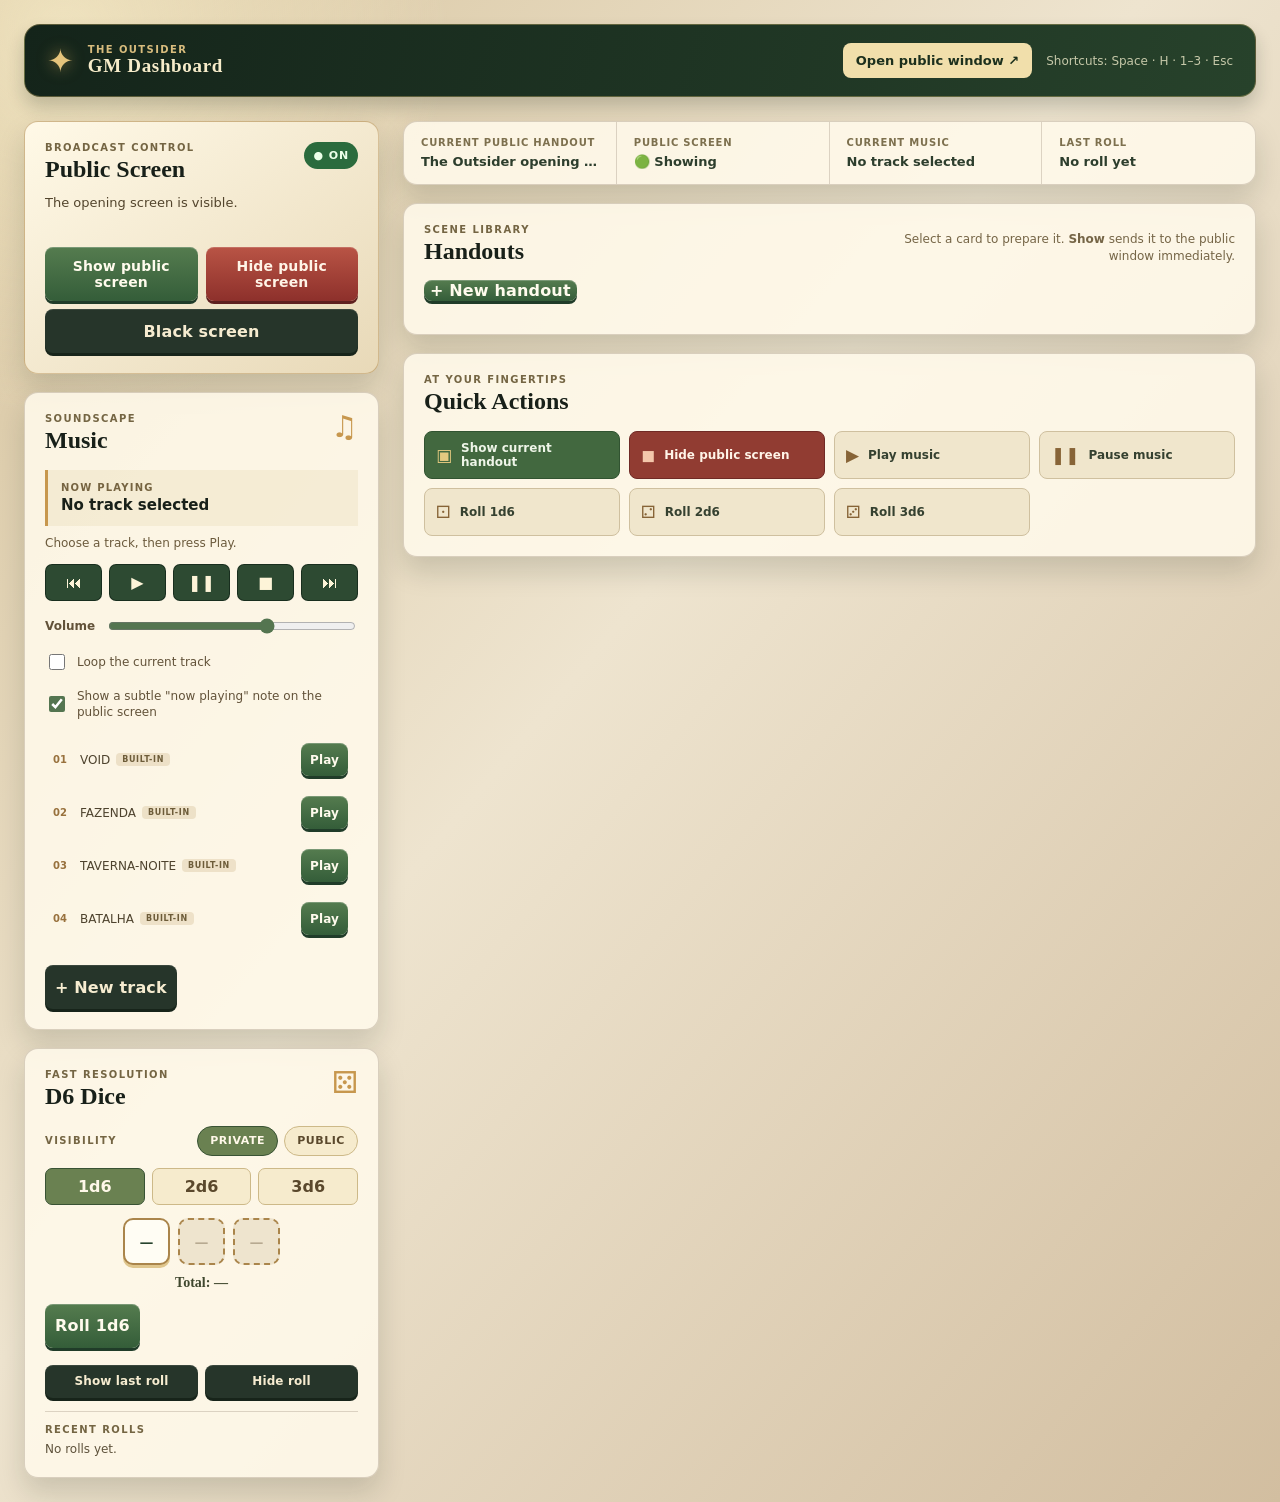
<file: index.html>
<!doctype html>
<html lang="en">
  <head>
    <meta charset="utf-8">
    <meta name="viewport" content="width=device-width, initial-scale=1">
    <meta name="theme-color" content="#17251c">
    <title>The Outsider — GM Dashboard</title>
    <link rel="icon" href="assets/icons/outsider-mark.png" type="image/png">
    <link rel="stylesheet" href="css/style.css?v=1">
  </head>
  <body class="gm-page">
    <div class="site-shell">
      <header class="topbar">
        <div class="brand-lockup" aria-label="The Outsider Game Master Dashboard">
          <span class="brand-mark" aria-hidden="true">✦</span>
          <div>
            <p class="eyebrow">THE OUTSIDER</p>
            <h1>GM Dashboard</h1>
          </div>
        </div>
        <div class="topbar-actions">
          <a class="public-link" href="player.html" target="_blank" rel="noopener">Open public window <span aria-hidden="true">↗</span></a>
          <p class="shortcut-hint">Shortcuts: Space · H · 1–3 · Esc</p>
        </div>
      </header>

      <main class="dashboard-grid">
        <aside class="control-column" aria-label="Game master controls">
          <section class="panel public-panel" aria-labelledby="public-screen-heading">
            <div class="panel-heading">
              <div>
                <p class="section-kicker">Broadcast control</p>
                <h2 id="public-screen-heading">Public Screen</h2>
              </div>
              <span id="public-status" class="status-pill status-showing" role="status">● ON</span>
            </div>
            <p class="status-copy" id="screen-status-copy">The opening screen is visible.</p>
            <div class="public-actions">
              <button class="button button-primary button-large" id="show-public-button" type="button">Show public screen</button>
              <button class="button button-danger button-large" id="hide-public-button" type="button">Hide public screen</button>
              <button class="button button-dark button-wide" id="black-screen-button" type="button">Black screen</button>
            </div>
          </section>

          <section class="panel music-panel" aria-labelledby="music-heading">
            <div class="panel-heading">
              <div>
                <p class="section-kicker">Soundscape</p>
                <h2 id="music-heading">Music</h2>
              </div>
              <span class="music-note" aria-hidden="true">♫</span>
            </div>
            <div class="now-playing">
              <span>Now playing</span>
              <strong id="now-playing">No track selected</strong>
            </div>
            <p id="music-message" class="music-message" aria-live="polite">Choose a track, then press Play.</p>
            <div class="music-transport" aria-label="Music controls">
              <button class="icon-button" id="previous-track" type="button" aria-label="Previous track">⏮</button>
              <button class="icon-button" id="play-track" type="button" aria-label="Play music">▶</button>
              <button class="icon-button" id="pause-track" type="button" aria-label="Pause music">❚❚</button>
              <button class="icon-button" id="stop-track" type="button" aria-label="Stop music">■</button>
              <button class="icon-button" id="next-track" type="button" aria-label="Next track">⏭</button>
            </div>
            <label class="volume-control" for="volume-slider"><span>Volume</span><input id="volume-slider" type="range" min="0" max="1" value="0.65" step="0.05"></label>
            <label class="indicator-toggle" for="music-loop-toggle">
              <input id="music-loop-toggle" type="checkbox">
              <span>Loop the current track</span>
            </label>
            <label class="indicator-toggle" for="music-indicator-toggle">
              <input id="music-indicator-toggle" type="checkbox" checked>
              <span>Show a subtle "now playing" note on the public screen</span>
            </label>
            <div id="track-list" class="track-list" aria-label="Available music"></div>
            <button class="button button-dark button-wide" id="new-track-button" type="button">+ New track</button>
          </section>

          <section class="panel dice-panel" aria-labelledby="dice-heading">
            <div class="panel-heading">
              <div>
                <p class="section-kicker">Fast resolution</p>
                <h2 id="dice-heading">D6 Dice</h2>
              </div>
              <span class="dice-symbol" aria-hidden="true">⚄</span>
            </div>
            <div class="dice-visibility" role="group" aria-label="Dice visibility">
              <span class="minor-label">Visibility</span>
              <div class="visibility-toggle">
                <button type="button" class="visibility-choice is-selected" id="dice-visibility-private" data-visibility="private">Private</button>
                <button type="button" class="visibility-choice" id="dice-visibility-public" data-visibility="public">Public</button>
              </div>
            </div>
            <div class="dice-count" role="group" aria-label="Number of dice">
              <button type="button" class="dice-choice is-selected" data-dice-count="1">1d6</button>
              <button type="button" class="dice-choice" data-dice-count="2">2d6</button>
              <button type="button" class="dice-choice" data-dice-count="3">3d6</button>
            </div>
            <div class="dice-results" id="dice-results" aria-label="Dice results">
              <span class="die-result">–</span><span class="die-result is-empty">–</span><span class="die-result is-empty">–</span>
            </div>
            <p class="dice-total" id="dice-total">Total: —</p>
            <button class="button button-primary button-wide roll-button" id="roll-button" type="button">Roll 1d6</button>
            <div class="roll-reveal-actions">
              <button class="button button-dark button-small" id="show-last-roll" type="button">Show last roll</button>
              <button class="button button-dark button-small" id="hide-roll" type="button">Hide roll</button>
            </div>
            <div class="roll-history-wrap">
              <p class="minor-label">Recent rolls</p>
              <ol id="roll-history" class="roll-history" aria-live="polite"><li>No rolls yet.</li></ol>
            </div>
          </section>
        </aside>

        <section class="content-column" aria-label="Handouts and quick actions">
          <section class="overview-strip" aria-label="At a glance">
            <div class="overview-item">
              <span>Current public handout</span>
              <strong id="current-handout">The Outsider opening screen</strong>
            </div>
            <div class="overview-item">
              <span>Public screen</span>
              <strong id="overview-screen-status">🟢 Showing</strong>
            </div>
            <div class="overview-item">
              <span>Current music</span>
              <strong id="overview-music">No track selected</strong>
            </div>
            <div class="overview-item">
              <span>Last roll</span>
              <strong id="last-roll">No roll yet</strong>
            </div>
          </section>

          <section class="panel handouts-panel" aria-labelledby="handouts-heading">
            <div class="panel-heading handout-heading">
              <div>
                <p class="section-kicker">Scene library</p>
                <h2 id="handouts-heading">Handouts</h2>
              </div>
              <p class="handout-note">Select a card to prepare it. <strong>Show</strong> sends it to the public window immediately.</p>
            </div>
            <button class="button button-primary" id="new-handout-button" type="button">+ New handout</button>
            <div id="handout-grid" class="handout-grid"></div>
          </section>

          <section class="panel quick-actions-panel" aria-labelledby="quick-actions-heading">
            <div class="panel-heading">
              <div>
                <p class="section-kicker">At your fingertips</p>
                <h2 id="quick-actions-heading">Quick Actions</h2>
              </div>
            </div>
            <div class="quick-action-grid">
              <button class="quick-action primary-action" id="quick-show-handout" type="button"><span>▣</span>Show current handout</button>
              <button class="quick-action danger-action" id="quick-hide-public" type="button"><span>◼</span>Hide public screen</button>
              <button class="quick-action" id="quick-play-music" type="button"><span>▶</span>Play music</button>
              <button class="quick-action" id="quick-pause-music" type="button"><span>❚❚</span>Pause music</button>
              <button class="quick-action" data-quick-roll="1" type="button"><span>⚀</span>Roll 1d6</button>
              <button class="quick-action" data-quick-roll="2" type="button"><span>⚁</span>Roll 2d6</button>
              <button class="quick-action" data-quick-roll="3" type="button"><span>⚂</span>Roll 3d6</button>
            </div>
          </section>
        </section>
      </main>
    </div>

    <dialog id="handout-dialog" class="app-dialog">
      <form method="dialog" class="dialog-form" id="handout-form">
        <h3 id="handout-dialog-title">New handout</h3>
        <label class="field-label" for="handout-title-input">Title
          <input id="handout-title-input" type="text" required maxlength="80" placeholder="e.g. The Ancient Bridge">
        </label>
        <label class="field-label" for="handout-category-input">Category
          <input id="handout-category-input" type="text" required maxlength="40" placeholder="e.g. Locations">
        </label>
        <label class="field-label" for="handout-image-input">Image
          <input id="handout-image-input" type="file" accept=".png,.jpg,.jpeg,.webp,.svg,image/png,image/jpeg,image/webp,image/svg+xml">
        </label>
        <p class="dialog-hint" id="handout-image-hint">PNG, JPG, WEBP, or SVG.</p>
        <div class="dialog-actions">
          <button type="button" class="button button-dark" id="handout-dialog-cancel">Cancel</button>
          <button type="submit" class="button button-primary" id="handout-dialog-save">Save handout</button>
        </div>
      </form>
    </dialog>

    <dialog id="track-dialog" class="app-dialog">
      <form method="dialog" class="dialog-form" id="track-form">
        <h3 id="track-dialog-title">New track</h3>
        <label class="field-label" for="track-name-input">Track name
          <input id="track-name-input" type="text" required maxlength="80" placeholder="e.g. Underground Temple">
        </label>
        <label class="field-label" for="track-audio-input">Audio file
          <input id="track-audio-input" type="file" accept=".mp3,.wav,.ogg,.m4a,audio/*">
        </label>
        <p class="dialog-hint" id="track-audio-hint">MP3, WAV, OGG, or M4A (if supported by your browser).</p>
        <div class="dialog-actions">
          <button type="button" class="button button-dark" id="track-dialog-cancel">Cancel</button>
          <button type="submit" class="button button-primary" id="track-dialog-save">Save track</button>
        </div>
      </form>
    </dialog>

    <dialog id="confirm-dialog" class="app-dialog confirm-dialog">
      <form method="dialog" class="dialog-form">
        <p id="confirm-dialog-message">Delete this item?</p>
        <div class="dialog-actions">
          <button type="button" class="button button-dark" id="confirm-dialog-cancel">Cancel</button>
          <button type="submit" class="button button-danger" id="confirm-dialog-confirm" value="confirm">Delete</button>
        </div>
      </form>
    </dialog>

    <dialog id="handout-preview-dialog" class="app-dialog handout-preview-dialog">
      <div class="preview-dialog-inner">
        <button type="button" class="button button-dark button-small preview-close-button" id="handout-preview-close" aria-label="Close preview">Close ✕</button>
        <img id="handout-preview-image" class="preview-image" alt="">
      </div>
    </dialog>

    <script src="js/data.js"></script>
    <script src="js/communication.js"></script>
    <script src="js/storage.js"></script>
    <script src="js/gm.js"></script>
  </body>
</html>
</file>
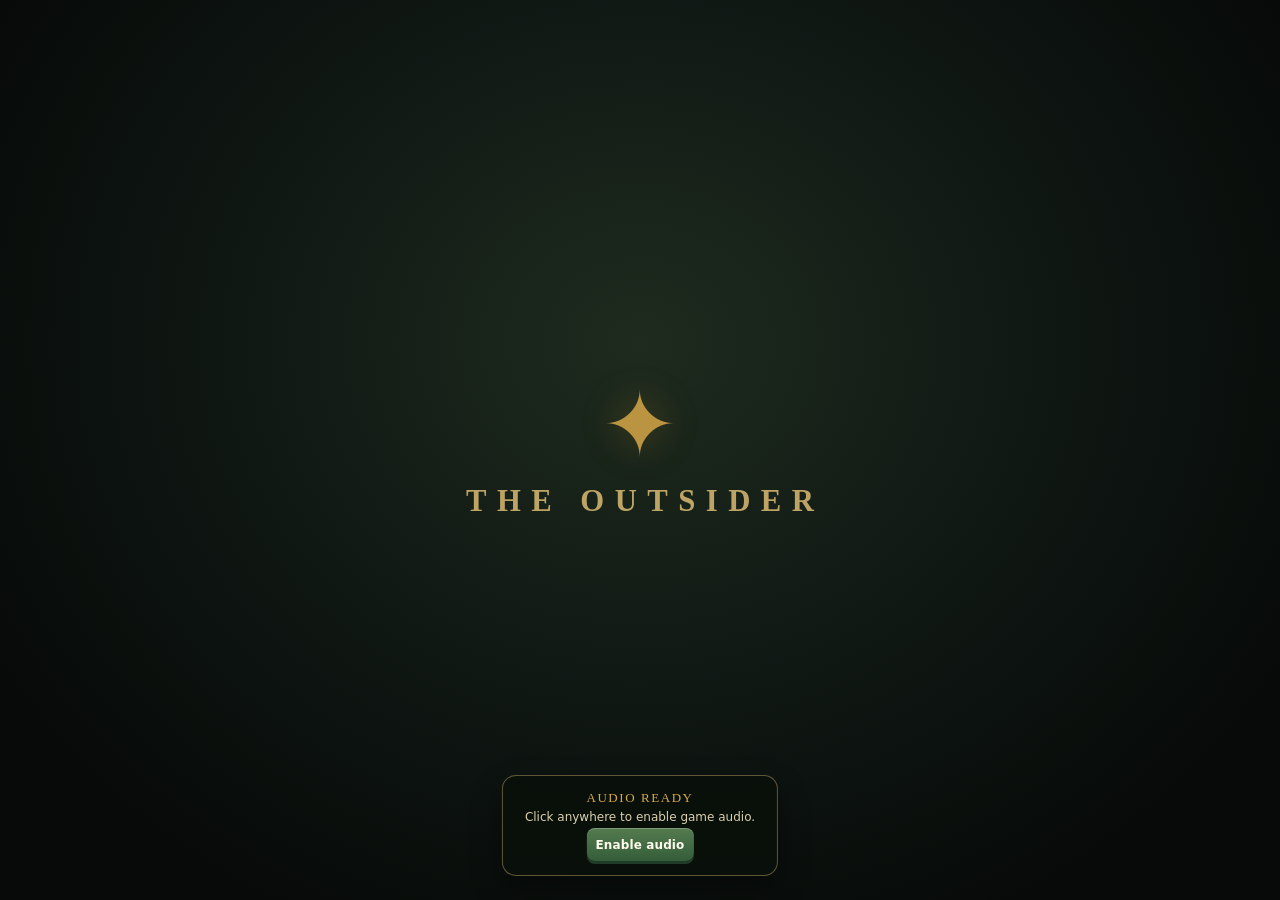
<file: player.html>
<!doctype html>
<html lang="en">
  <head>
    <meta charset="utf-8">
    <meta name="viewport" content="width=device-width, initial-scale=1">
    <meta name="theme-color" content="#050706">
    <title>The Outsider</title>
    <link rel="icon" href="assets/icons/outsider-mark.png" type="image/png">
    <link rel="stylesheet" href="css/style.css?v=1">
  </head>
  <body class="player-page">
    <main class="player-stage" id="player-stage" aria-label="The Outsider public display">
      <div class="player-idle" id="player-idle" aria-hidden="true">
        <div class="idle-symbol">✦</div>
        <p>THE OUTSIDER</p>
      </div>
      <img id="public-handout" class="public-handout" alt="" hidden>
      <div id="public-fallback" class="public-fallback" hidden aria-hidden="true"></div>

      <div id="dice-overlay" class="dice-overlay" hidden aria-live="polite">
        <span class="dice-overlay-dice" id="dice-overlay-dice">3d6</span>
        <span class="dice-overlay-expression" id="dice-overlay-expression">4 + 2 + 6</span>
        <span class="dice-overlay-total" id="dice-overlay-total">TOTAL: 12</span>
      </div>

      <p id="music-indicator" class="music-indicator" hidden aria-hidden="true">♪</p>

      <div id="audio-enable-prompt" class="audio-enable-prompt" hidden role="button" tabindex="0" aria-label="Click to enable game audio">
        <p class="audio-enable-title">AUDIO READY</p>
        <p class="audio-enable-copy">Click anywhere to enable game audio.</p>
        <button type="button" id="enable-audio-button" class="button button-primary button-small">Enable audio</button>
      </div>
    </main>
    <script src="js/communication.js"></script>
    <script src="js/storage.js"></script>
    <script src="js/player.js"></script>
  </body>
</html>
</file>
<file: css/style.css>
:root {
  --ink: #182019;
  --forest: #1d3526;
  --forest-deep: #122219;
  --moss: #4a6b45;
  --parchment: #f2e6c9;
  --paper: #fbf4e4;
  --sand: #ddcda8;
  --gold: #c7974d;
  --gold-light: #e5c47c;
  --clay: #a44736;
  --danger: #8e302b;
  --line: rgba(66, 49, 29, .18);
  --shadow: 0 14px 28px rgba(12, 24, 16, .15);
  font-family: system-ui, -apple-system, BlinkMacSystemFont, "Segoe UI", sans-serif;
  color: var(--ink);
  background: #e7dcc2;
}

* { box-sizing: border-box; }

/* Keep programmatic visibility changes reliable even when a component defines display. */
[hidden] { display: none !important; }

body { margin: 0; min-width: 320px; }

button, input { font: inherit; }

button { cursor: pointer; }

button:focus-visible, a:focus-visible, input:focus-visible {
  outline: 3px solid #dfad54;
  outline-offset: 3px;
}

.gm-page {
  min-height: 100vh;
  background:
    radial-gradient(circle at 5% 2%, rgba(248, 238, 203, .7), transparent 24rem),
    linear-gradient(130deg, #d7c49e, #eee4cf 45%, #d2bea0);
}

.site-shell { max-width: 1680px; margin: 0 auto; padding: 24px; }

.topbar {
  display: flex;
  align-items: center;
  justify-content: space-between;
  gap: 24px;
  margin-bottom: 24px;
  padding: 18px 22px;
  color: #f7ecca;
  background: linear-gradient(105deg, #14241a, #27422b);
  border: 1px solid rgba(224, 193, 113, .35);
  border-radius: 16px;
  box-shadow: 0 10px 18px rgba(14, 31, 19, .2);
}

.brand-lockup, .topbar-actions { display: flex; align-items: center; gap: 14px; }
.brand-mark { color: var(--gold-light); font-size: 32px; line-height: 1; text-shadow: 0 0 16px rgba(237, 195, 102, .6); }
.eyebrow, .section-kicker, .minor-label { margin: 0; color: #746543; font-size: 10px; font-weight: 700; letter-spacing: .14em; text-transform: uppercase; }
.topbar .eyebrow { color: #d8bc7d; }
h1, h2, h3 { margin: 0; }
h1, h2, h3, .idle-symbol, .player-idle p { font-family: Cinzel, Georgia, serif; }
h1 { font-size: 19px; letter-spacing: .035em; }
h2 { font-size: 24px; line-height: 1.1; }
.public-link { color: #1c301d; background: #f1dfab; border-radius: 8px; padding: 10px 13px; font-size: 13px; font-weight: 700; text-decoration: none; white-space: nowrap; }
.public-link:hover { background: #fff1c7; }
.shortcut-hint { margin: 0; color: #c6c8a9; font-size: 12px; }

.dashboard-grid { display: grid; grid-template-columns: minmax(280px, 355px) minmax(0, 1fr); gap: 24px; align-items: start; }
.control-column { display: grid; gap: 18px; }
.content-column { min-width: 0; display: grid; gap: 18px; }

.panel, .overview-strip {
  border: 1px solid rgba(76, 54, 32, .2);
  border-radius: 14px;
  background: rgba(255, 250, 235, .87);
  box-shadow: var(--shadow);
}
.panel { padding: 20px; }
.panel-heading { display: flex; align-items: flex-start; justify-content: space-between; gap: 16px; margin-bottom: 16px; }
.panel-heading h2 { margin-top: 3px; }
.public-panel { background: linear-gradient(145deg, #fff9e7, #e8d9b8); border-color: rgba(161, 114, 46, .42); }
.status-pill { padding: 7px 9px; border-radius: 99px; font-size: 11px; font-weight: 800; letter-spacing: .08em; white-space: nowrap; }
.status-showing { color: #ecffe9; background: #2b6b3d; }
.status-hidden { color: #ffe4e0; background: #872d2a; }
.status-copy { min-height: 38px; margin: -4px 0 15px; color: #53452d; font-size: 13px; line-height: 1.4; }
.public-actions { display: grid; gap: 8px; grid-template-columns: 1fr 1fr; }
.button { border: 0; border-radius: 8px; font-weight: 800; letter-spacing: .01em; transition: transform .14s ease, filter .14s ease, box-shadow .14s ease; }
.button:hover, .quick-action:hover, .icon-button:hover, .dice-choice:hover, .track-row:hover { filter: brightness(1.06); transform: translateY(-1px); }
.button:active, .quick-action:active, .icon-button:active, .dice-choice:active, .track-row:active { transform: translateY(1px); }
.button:disabled { cursor: wait; opacity: .65; }
.button-large { min-height: 54px; padding: 10px; font-size: 14px; }
.button-wide { grid-column: 1 / -1; min-height: 44px; padding: 10px; }
.button-primary { color: #fffbed; background: linear-gradient(180deg, #557c4f, #345d39); box-shadow: inset 0 1px rgba(255,255,255,.22), 0 3px 0 #203c29; }
.button-danger { color: #fff4e7; background: linear-gradient(180deg, #b95445, #8d302b); box-shadow: inset 0 1px rgba(255,255,255,.16), 0 3px 0 #5e201f; }
.button-dark { color: #f6ecd0; background: #26352a; box-shadow: inset 0 1px rgba(255,255,255,.09), 0 3px 0 #17241a; }
.button-small { min-height: 33px; padding: 5px 9px; font-size: 12px; }

.music-note, .dice-symbol { color: var(--gold); font-size: 30px; line-height: .9; }
.now-playing { padding: 12px 13px; background: rgba(203, 178, 119, .15); border-left: 3px solid var(--gold); }
.now-playing span { display: block; color: #766441; font-size: 10px; font-weight: 700; letter-spacing: .12em; text-transform: uppercase; }
.now-playing strong { display: block; margin-top: 3px; font-size: 15px; }
.music-message { min-height: 18px; margin: 10px 0; color: #6c5b3d; font-size: 12px; }
.music-transport { display: grid; grid-template-columns: repeat(5, 1fr); gap: 7px; }
.icon-button { min-height: 37px; color: #fdf4d8; background: #2d4a32; border: 1px solid rgba(19, 39, 25, .8); border-radius: 7px; }
.volume-control { display: flex; align-items: center; gap: 11px; margin: 15px 0; color: #625239; font-size: 12px; font-weight: 700; }
.volume-control input { width: 100%; accent-color: #547550; }
.track-list { max-height: 220px; overflow: auto; display: grid; gap: 4px; padding-right: 2px; }
.track-row { display: grid; grid-template-columns: 20px 1fr auto; align-items: center; gap: 7px; width: 100%; padding: 7px; color: #4e432e; background: transparent; border: 1px solid transparent; border-radius: 6px; font-size: 12px; }
.track-row.is-selected { color: #203d26; background: #deead7; border-color: #a2bc98; font-weight: 800; }
.track-number { color: #98713d; font-size: 10px; font-weight: 800; line-height: 1.7; }
.track-name-cell { display: flex; align-items: center; gap: 6px; min-width: 0; }
.track-name-cell span:first-child { overflow: hidden; text-overflow: ellipsis; white-space: nowrap; }
.track-row-actions { display: flex; gap: 4px; }
.empty-track-list { margin: 0; color: #776647; font-size: 12px; }

.dice-count { display: grid; grid-template-columns: repeat(3, 1fr); gap: 7px; margin-bottom: 13px; }
.dice-choice { min-height: 37px; color: #5a482c; background: #f6ebcd; border: 1px solid #cdb988; border-radius: 7px; font-weight: 800; }
.dice-choice.is-selected { color: #fff8e9; background: #6a8151; border-color: #395334; }
.dice-results { display: flex; gap: 8px; justify-content: center; margin: 10px 0; }
.die-result { display: grid; place-items: center; width: 47px; height: 47px; color: #27432d; background: #fffdf4; border: 2px solid #aa854b; border-radius: 10px; box-shadow: 0 3px 0 #dfc68d; font-family: Cinzel, Georgia, serif; font-size: 24px; font-weight: 700; }
.die-result.is-empty { color: #b7aa91; background: #eee4ce; border-style: dashed; box-shadow: none; }
.die-result.is-rolling { animation: die-shake .08s linear infinite; color: #fff7da; background: #527147; }
@keyframes die-shake { 50% { transform: rotate(4deg) scale(1.06); } }
.dice-total { margin: 10px 0 13px; color: #3f472e; text-align: center; font-family: Cinzel, Georgia, serif; font-size: 14px; font-weight: 700; }
.roll-button { margin-bottom: 17px; }
.roll-history-wrap { padding-top: 12px; border-top: 1px solid var(--line); }
.roll-history { display: grid; gap: 6px; margin: 7px 0 0; padding: 0; list-style: none; color: #5e523b; font-size: 12px; }
.roll-history li { line-height: 1.3; }

.overview-strip { display: grid; grid-template-columns: repeat(4, 1fr); overflow: hidden; }
.overview-item { min-width: 0; padding: 15px 17px; border-right: 1px solid var(--line); }
.overview-item:last-child { border-right: 0; }
.overview-item span { display: block; color: #7d704e; font-size: 10px; font-weight: 700; letter-spacing: .08em; text-transform: uppercase; }
.overview-item strong { display: block; margin-top: 6px; overflow: hidden; color: #2d3e2d; font-size: 13px; text-overflow: ellipsis; white-space: nowrap; }

.handout-heading { align-items: end; }
.handout-note { max-width: 365px; margin: 0; color: #756546; font-size: 12px; line-height: 1.4; text-align: right; }
.handout-grid { display: grid; grid-template-columns: repeat(auto-fill, minmax(180px, 1fr)); gap: 13px; }
.handout-card { overflow: hidden; background: #fff9e9; border: 1px solid #cdbd99; border-radius: 10px; box-shadow: 0 3px 8px rgba(39, 34, 22, .08); transition: transform .15s ease, box-shadow .15s ease, border-color .15s ease; }
.handout-card:hover { transform: translateY(-2px); box-shadow: 0 9px 18px rgba(39, 34, 22, .12); }
.handout-card.is-selected { border-color: #a07338; box-shadow: 0 0 0 2px rgba(201, 155, 72, .34), 0 9px 18px rgba(39, 34, 22, .12); }
.handout-card.is-visible { border-color: #52774c; }
.handout-preview { position: relative; display: block; width: 100%; aspect-ratio: 16 / 9; padding: 0; background: #263b2b; border: 0; overflow: hidden; }
.handout-preview img { display: block; width: 100%; height: 100%; object-fit: cover; }
.handout-image-fallback { display: none; position: absolute; inset: 0; place-items: center; color: #e1be75; font-size: 28px; background: linear-gradient(145deg, #19291d, #334a35); }
.handout-preview.image-unavailable .handout-image-fallback { display: grid; }
.live-badge { position: absolute; top: 7px; right: 7px; padding: 3px 5px; color: #f3ffe6; background: #34713e; border-radius: 4px; font-size: 9px; font-weight: 800; letter-spacing: .08em; }
.handout-card-body { padding: 10px; }
.category-tag { display: block; margin-bottom: 4px; color: #857247; font-size: 9px; font-weight: 800; letter-spacing: .1em; text-transform: uppercase; }
.handout-card h3 { min-height: 36px; color: #313c2b; font-size: 13px; line-height: 1.34; }
.handout-actions { display: flex; flex-wrap: wrap; gap: 7px; margin-top: 10px; }
.handout-actions .button { flex: 1 1 auto; min-width: 64px; }

.quick-action-grid { display: grid; grid-template-columns: repeat(4, 1fr); gap: 9px; }
.quick-action { display: flex; align-items: center; justify-content: flex-start; gap: 9px; min-height: 48px; padding: 9px 11px; color: #354130; text-align: left; background: #f0e6cc; border: 1px solid #cfc09f; border-radius: 8px; font-size: 12px; font-weight: 800; transition: transform .14s ease, filter .14s ease; }
.quick-action span { color: #876437; font-size: 17px; }
.quick-action.primary-action { color: #eef5e8; background: #42683f; border-color: #315331; }
.quick-action.primary-action span { color: #e4c980; }
.quick-action.danger-action { color: #fff4e8; background: #913c32; border-color: #702a25; }
.quick-action.danger-action span { color: #f4c7ab; }

/* ---- Dice visibility + manual reveal (GM side) ---- */
.dice-visibility { display: flex; align-items: center; justify-content: space-between; gap: 10px; margin-bottom: 12px; }
.visibility-toggle { display: flex; gap: 6px; }
.visibility-choice { min-height: 30px; padding: 5px 12px; color: #5a482c; background: #f6ebcd; border: 1px solid #cdb988; border-radius: 99px; font-size: 11px; font-weight: 800; letter-spacing: .05em; text-transform: uppercase; }
.visibility-choice.is-selected { color: #fff8e9; background: #6a8151; border-color: #395334; }
#dice-visibility-public.is-selected { background: #a1442f; border-color: #6f2c1f; }
.roll-reveal-actions { display: grid; grid-template-columns: 1fr 1fr; gap: 7px; margin-bottom: 13px; }

/* ---- New-item buttons ---- */
#new-handout-button { margin-bottom: 13px; }
#new-track-button { margin-top: 10px; }

/* ---- Built-in / Custom tag ---- */
.kind-tag { display: inline-block; padding: 2px 6px; color: #6d5c39; background: rgba(180, 150, 90, .22); border-radius: 4px; font-size: 8px; font-weight: 800; letter-spacing: .08em; }
.kind-tag-custom { color: #2c5334; background: rgba(76, 130, 84, .22); }
.category-tag { display: flex; align-items: center; justify-content: space-between; gap: 6px; }

/* ---- Music indicator toggle (GM side) ---- */
.indicator-toggle { display: flex; align-items: center; gap: 9px; margin: 4px 0 15px; color: #625239; font-size: 12px; line-height: 1.35; }
.indicator-toggle input { width: 16px; height: 16px; accent-color: #547550; flex-shrink: 0; }

/* ---- Dialogs (create/edit handout & track, delete confirmation) ---- */
.app-dialog { padding: 0; border: 1px solid rgba(76, 54, 32, .25); border-radius: 14px; box-shadow: 0 20px 44px rgba(12, 24, 16, .28); }
.app-dialog::backdrop { background: rgba(15, 22, 16, .55); backdrop-filter: blur(1px); }
.dialog-form { display: grid; gap: 13px; width: min(90vw, 380px); padding: 22px; background: #fbf4e4; }
.dialog-form h3 { font-family: Cinzel, Georgia, serif; font-size: 18px; }
.dialog-form p { margin: 0; font-size: 14px; color: #3c3320; }
.field-label { display: grid; gap: 6px; color: #55452c; font-size: 12px; font-weight: 700; }
.field-label input[type="text"] { padding: 9px 10px; color: #241c10; background: #fffaf0; border: 1px solid #cdb988; border-radius: 8px; font-size: 14px; }
.field-label input[type="file"] { font-size: 12px; }
.dialog-hint { margin: -4px 0 0; color: #7a6a48; font-size: 11px; }
.dialog-actions { display: grid; grid-template-columns: 1fr 1fr; gap: 9px; margin-top: 6px; }

/* GM-only handout preview pop-up: large image, no public-facing effect. */
.handout-preview-dialog { width: min(92vw, 1100px); background: transparent; }
.preview-dialog-inner { position: relative; display: grid; place-items: center; padding: 20px; background: #14231a; border-radius: 14px; }
.preview-close-button { position: absolute; top: 12px; right: 12px; z-index: 1; }
.preview-image { display: block; max-width: 100%; max-height: 80vh; width: auto; height: auto; object-fit: contain; border-radius: 6px; }

/* Public presentation: no header, controls, labels, or diagnostic messages. */
.player-page { overflow: hidden; min-width: 0; background: #050706; }
.player-stage { position: relative; display: grid; place-items: center; width: 100vw; height: 100vh; overflow: hidden; background: #070a08; }
.player-stage::before { content: ""; position: absolute; inset: 0; opacity: .8; background: radial-gradient(ellipse at 50% 38%, #243323 0, #121c17 43%, #070a08 82%); }
.player-stage[data-mode="hidden"]::before { display: none; }
.player-stage[data-mode="hidden"] { background: #000; }
.player-idle { position: relative; z-index: 1; color: #dbbc73; text-align: center; opacity: .85; }
.idle-symbol { margin-bottom: 14px; color: #d8a849; font-size: clamp(50px, 7vw, 100px); line-height: 1; text-shadow: 0 0 38px rgba(217, 162, 61, .35); }
.player-idle p { margin: 0; font-size: clamp(19px, 2.4vw, 38px); font-weight: 700; letter-spacing: .34em; text-indent: .34em; }
.public-handout { position: absolute; inset: 0; z-index: 1; display: block; width: 100%; height: 100%; object-fit: contain; background: #080b09; }
.public-fallback { position: absolute; z-index: 1; inset: 0; background: #080b09; }

/* Temporary dice-roll overlay: sits on top of the handout without hiding it. */
.dice-overlay {
  position: absolute; z-index: 3; left: 50%; bottom: 7%; transform: translate(-50%, 12px);
  display: grid; gap: 4px; justify-items: center; min-width: 220px; padding: 18px 30px;
  color: #f7ecca; text-align: center; background: rgba(10, 16, 11, .82);
  border: 1px solid rgba(224, 193, 113, .4); border-radius: 16px;
  box-shadow: 0 14px 30px rgba(0, 0, 0, .4);
  opacity: 0; pointer-events: none; transition: opacity .35s ease, transform .35s ease;
}
.dice-overlay.is-visible { opacity: 1; transform: translate(-50%, 0); }
.dice-overlay-dice { color: #d8a849; font-family: Cinzel, Georgia, serif; font-size: 15px; font-weight: 700; letter-spacing: .1em; }
.dice-overlay-expression { font-size: 26px; font-weight: 700; }
.dice-overlay-total { color: #e5c47c; font-family: Cinzel, Georgia, serif; font-size: 15px; letter-spacing: .06em; }

/* Subtle "now playing" note. Deliberately quiet — no controls, no track list. */
.music-indicator {
  position: absolute; z-index: 3; left: 20px; bottom: 18px; margin: 0;
  padding: 6px 12px; color: rgba(230, 220, 190, .75); background: rgba(8, 12, 9, .5);
  border-radius: 99px; font-size: 12px; letter-spacing: .03em;
}

/* First-open audio unlock prompt. Quiet banner, not a full-screen blocker. */
.audio-enable-prompt {
  position: absolute; z-index: 4; left: 50%; bottom: 24px; transform: translateX(-50%);
  display: grid; gap: 4px; justify-items: center; padding: 14px 22px;
  color: #f7ecca; text-align: center; background: rgba(10, 16, 11, .88);
  border: 1px solid rgba(224, 193, 113, .4); border-radius: 14px; cursor: pointer;
  box-shadow: 0 14px 30px rgba(0, 0, 0, .4);
}
.audio-enable-title { margin: 0; font-family: Cinzel, Georgia, serif; font-size: 13px; letter-spacing: .12em; color: #d8a849; }
.audio-enable-copy { margin: 0; font-size: 12px; color: #d9cfae; }

@media (max-width: 1120px) {
  .dashboard-grid { grid-template-columns: 310px minmax(0, 1fr); }
  .overview-strip { grid-template-columns: repeat(2, 1fr); }
  .overview-item:nth-child(2) { border-right: 0; }
  .overview-item:nth-child(-n+2) { border-bottom: 1px solid var(--line); }
  .quick-action-grid { grid-template-columns: repeat(3, 1fr); }
}

@media (max-width: 820px) {
  .site-shell { padding: 13px; }
  .topbar { align-items: flex-start; flex-direction: column; padding: 16px; }
  .topbar-actions { width: 100%; justify-content: space-between; }
  .dashboard-grid { grid-template-columns: 1fr; }
  .control-column { grid-template-columns: repeat(2, minmax(0, 1fr)); align-items: start; }
  .dice-panel { grid-column: 1 / -1; }
  .dice-panel .roll-history-wrap { display: none; }
}

@media (max-width: 580px) {
  .site-shell { padding: 9px; }
  .topbar-actions { align-items: flex-start; flex-direction: column; }
  .shortcut-hint { display: none; }
  .panel { padding: 15px; }
  .control-column { grid-template-columns: 1fr; }
  .dice-panel { grid-column: auto; }
  .overview-strip { grid-template-columns: 1fr; }
  .overview-item, .overview-item:nth-child(2) { border-right: 0; border-bottom: 1px solid var(--line); }
  .overview-item:last-child { border-bottom: 0; }
  .handout-heading { align-items: flex-start; flex-direction: column; }
  .handout-note { text-align: left; }
  .handout-grid { grid-template-columns: repeat(2, minmax(0, 1fr)); gap: 9px; }
  .handout-card-body { padding: 8px; }
  .handout-card h3 { font-size: 12px; }
  .handout-actions { gap: 5px; }
  .button-small { padding: 5px 4px; }
  .quick-action-grid { grid-template-columns: repeat(2, 1fr); }
}
</file>
